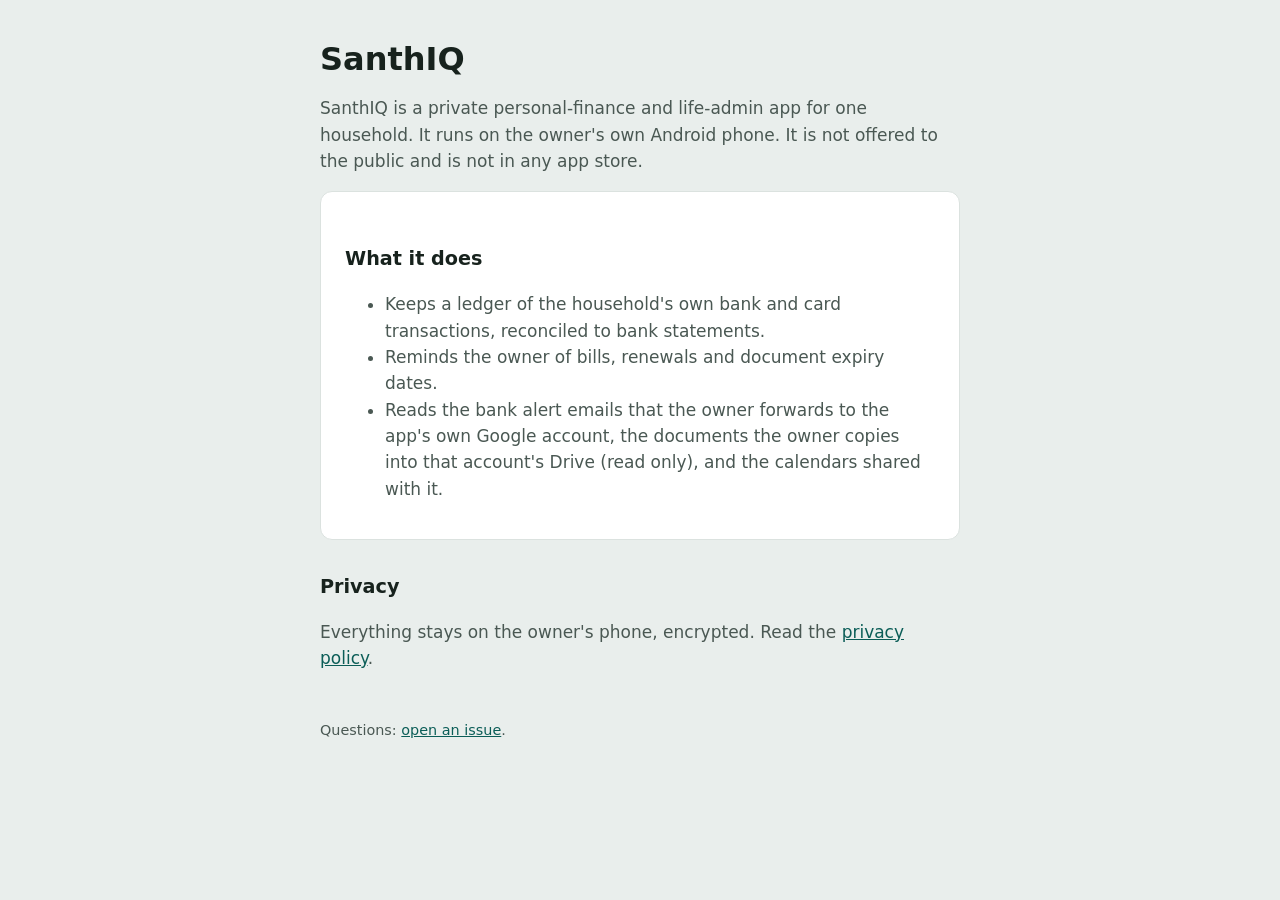
<file: index.html>
<!doctype html>
<html lang="en">
<head>
  <meta charset="utf-8">
  <meta name="viewport" content="width=device-width, initial-scale=1">
  <meta http-equiv="Content-Security-Policy" content="default-src 'self'; style-src 'self'; img-src 'self'">
  <title>SanthIQ</title>
  <link rel="stylesheet" href="style.css">
</head>
<body>
<main>
  <h1>SanthIQ</h1>
  <p>SanthIQ is a private personal-finance and life-admin app for one household. It runs on the owner's own
    Android phone. It is not offered to the public and is not in any app store.</p>

  <div class="card">
    <h2>What it does</h2>
    <ul>
      <li>Keeps a ledger of the household's own bank and card transactions, reconciled to bank statements.</li>
      <li>Reminds the owner of bills, renewals and document expiry dates.</li>
      <li>Reads the bank alert emails that the owner forwards to the app's own Google account, the documents the
        owner copies into that account's Drive (read only), and the calendars shared with it.</li>
    </ul>
  </div>

  <h2>Privacy</h2>
  <p>Everything stays on the owner's phone, encrypted. Read the <a href="privacy.html">privacy policy</a>.</p>

  <footer>Questions: <a href="https://github.com/santhoshtns/santhiq-site/issues">open an issue</a>.</footer>
</main>
</body>
</html>
</file>
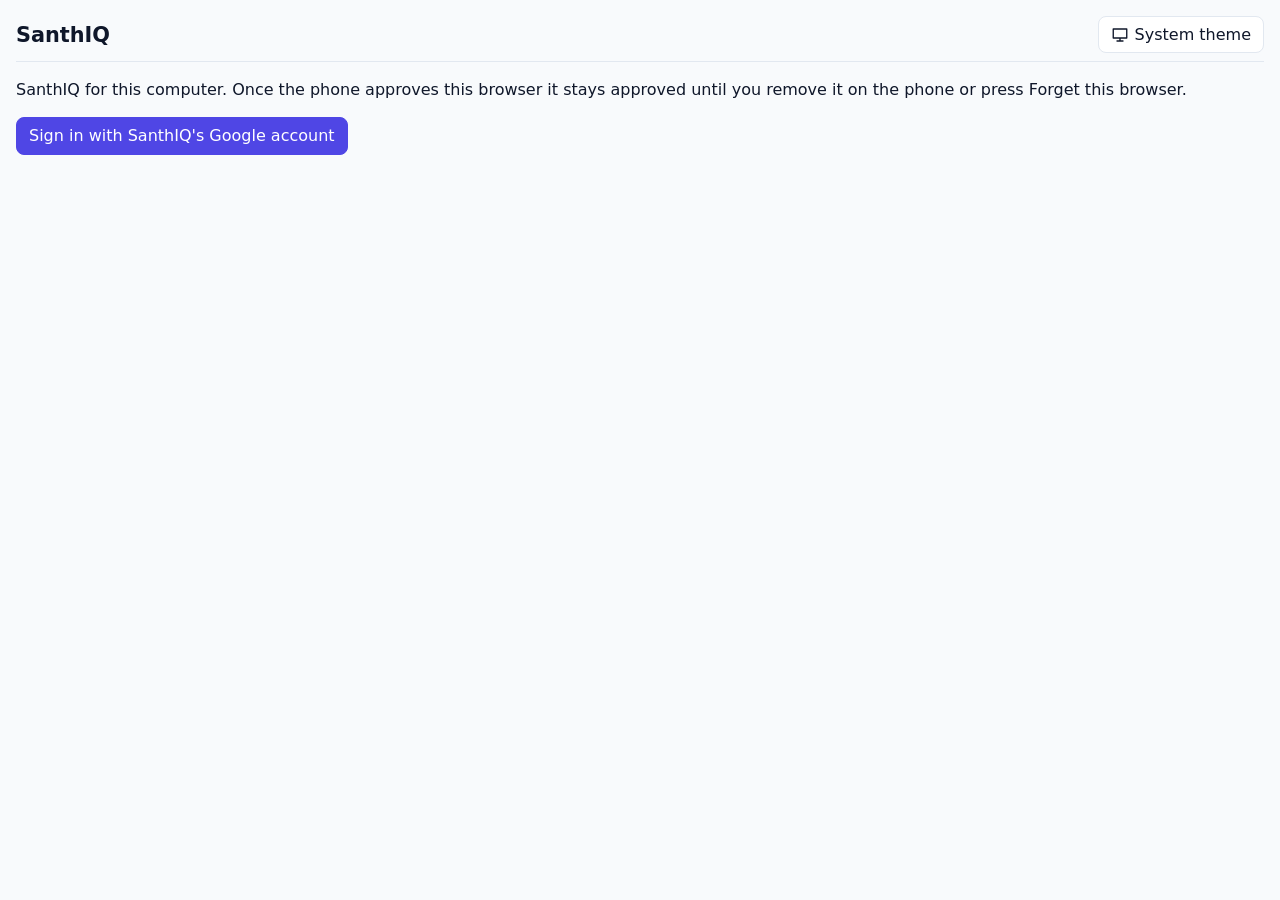
<file: app/index.html>
<!doctype html>
<html lang="en">
<head>
<meta charset="utf-8">
<meta name="viewport" content="width=device-width, initial-scale=1">
<meta name="referrer" content="no-referrer">
<meta name="color-scheme" content="light dark">
<!-- WEB-05: only this page's own files, Google's sign-in check and the Drive API. The server sends the same policy
     as a header, with frame-ancestors. -->
<meta http-equiv="Content-Security-Policy" content="default-src 'none'; script-src 'self'; style-src 'self'; connect-src 'self' https://www.googleapis.com https://openidconnect.googleapis.com; img-src 'self'; form-action 'none'; base-uri 'none'">
<title>SanthIQ</title>
<link rel="stylesheet" href="styles.css" integrity="sha384-496O7yN6CxguhSpMA0ac0Rya9S0SVhlvo1OVfQppVV5NTBCwY7+1xXzyMV3X6nWI">
</head>
<body>
<main id="app">Loading…</main>
<script src="main.dart.js" integrity="sha384-HajQ4c+g4TCfi3iFGmeW12mPXH8MEc7k7a0UEJ1jyxqCVPgFaoKRjiLWaLkFks8C" defer></script>
</body>
</html>
</file>
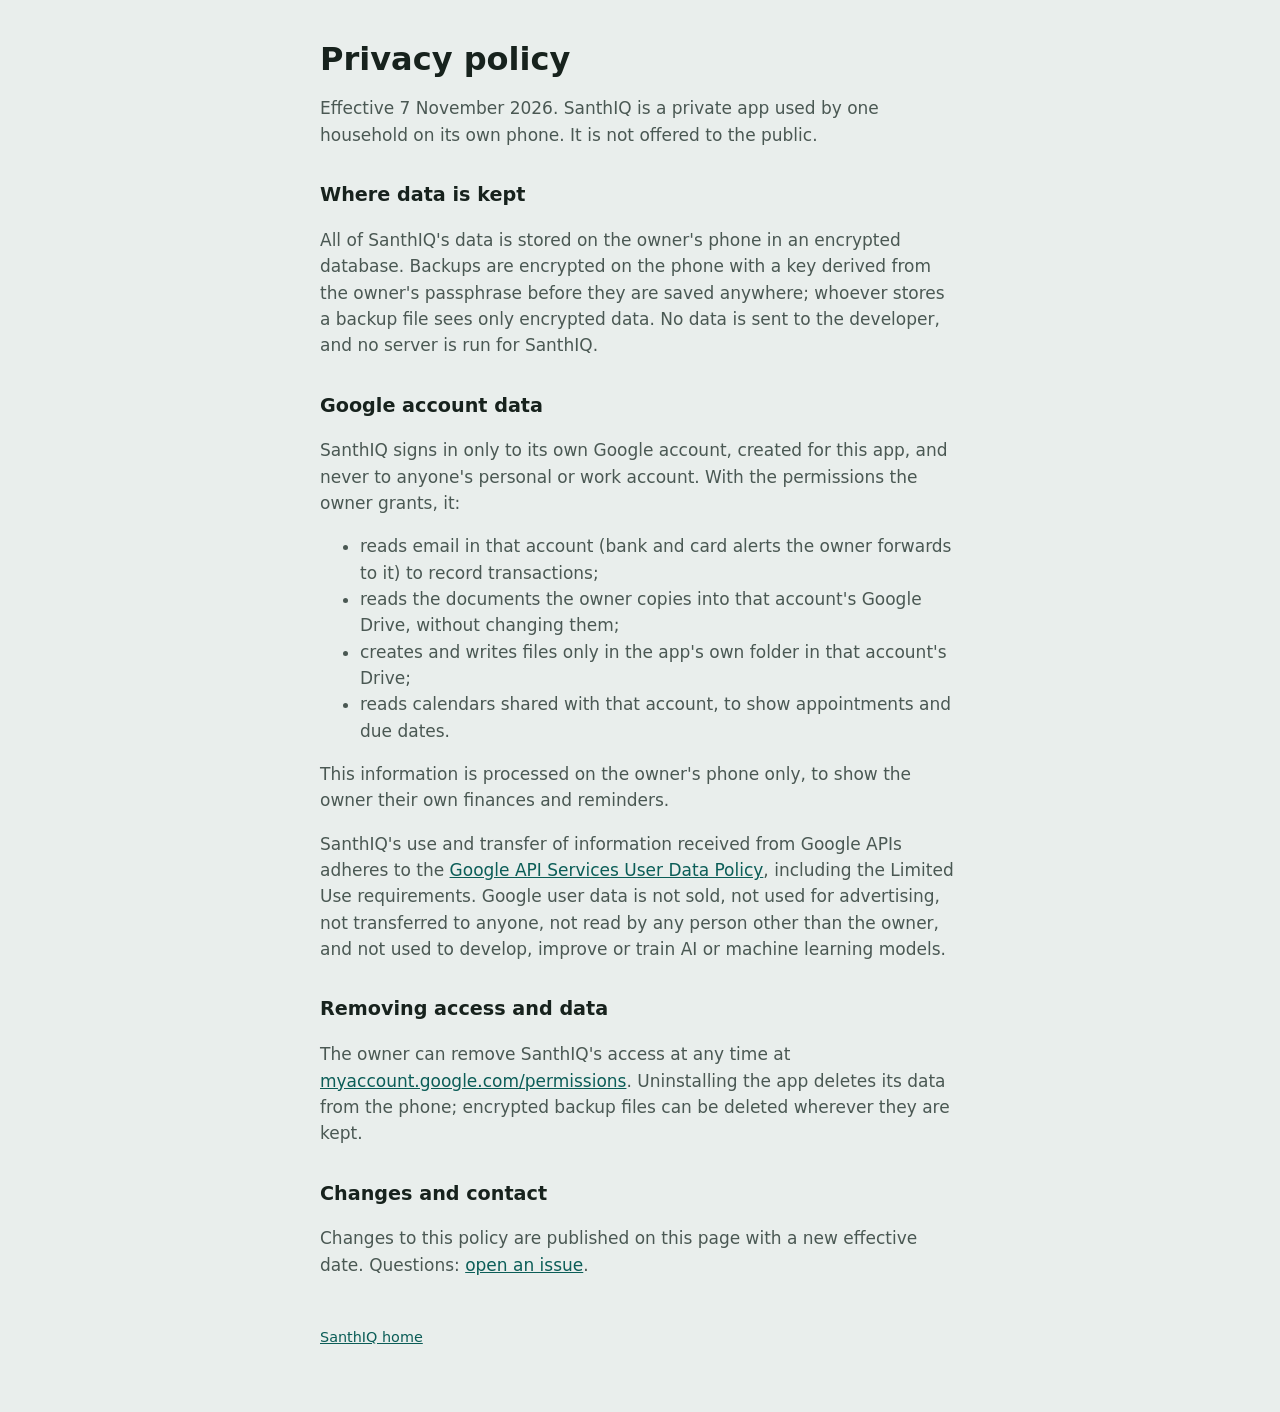
<file: privacy.html>
<!doctype html>
<html lang="en">
<head>
  <meta charset="utf-8">
  <meta name="viewport" content="width=device-width, initial-scale=1">
  <meta http-equiv="Content-Security-Policy" content="default-src 'self'; style-src 'self'; img-src 'self'">
  <title>SanthIQ privacy policy</title>
  <link rel="stylesheet" href="style.css">
</head>
<body>
<main>
  <h1>Privacy policy</h1>
  <p>Effective 7 November 2026. SanthIQ is a private app used by one household on its own phone. It is not
    offered to the public.</p>

  <h2>Where data is kept</h2>
  <p>All of SanthIQ's data is stored on the owner's phone in an encrypted database. Backups are encrypted on the
    phone with a key derived from the owner's passphrase before they are saved anywhere; whoever stores a backup
    file sees only encrypted data. No data is sent to the developer, and no server is run for SanthIQ.</p>

  <h2>Google account data</h2>
  <p>SanthIQ signs in only to its own Google account, created for this app, and never to anyone's personal or work
    account. With the permissions the owner grants, it:</p>
  <ul>
    <li>reads email in that account (bank and card alerts the owner forwards to it) to record transactions;</li>
    <li>reads the documents the owner copies into that account's Google Drive, without changing them;</li>
    <li>creates and writes files only in the app's own folder in that account's Drive;</li>
    <li>reads calendars shared with that account, to show appointments and due dates.</li>
  </ul>
  <p>This information is processed on the owner's phone only, to show the owner their own finances and reminders.</p>
  <p>SanthIQ's use and transfer of information received from Google APIs adheres to the
    <a href="https://developers.google.com/terms/api-services-user-data-policy">Google API Services User Data Policy</a>,
    including the Limited Use requirements. Google user data is not sold, not used for advertising, not transferred
    to anyone, not read by any person other than the owner, and not used to develop, improve or train AI or machine
    learning models.</p>

  <h2>Removing access and data</h2>
  <p>The owner can remove SanthIQ's access at any time at
    <a href="https://myaccount.google.com/permissions">myaccount.google.com/permissions</a>. Uninstalling the app
    deletes its data from the phone; encrypted backup files can be deleted wherever they are kept.</p>

  <h2>Changes and contact</h2>
  <p>Changes to this policy are published on this page with a new effective date. Questions:
    <a href="https://github.com/santhoshtns/santhiq-site/issues">open an issue</a>.</p>

  <footer><a href="index.html">SanthIQ home</a></footer>
</main>
</body>
</html>
</file>
<file: style.css>
:root { --page: #e9eeec; --card: #ffffff; --ink: #17221d; --ink2: #4a5853; --line: #dbe2df; --brand: #0b5d57; }
@media (prefers-color-scheme: dark) {
  :root { --page: #0b0f0d; --card: #1a2220; --ink: #eef3f1; --ink2: #b9c5c0; --line: #2a3431; --brand: #5fb8ae; }
}
* { box-sizing: border-box; }
body {
  margin: 0; background: var(--page); color: var(--ink);
  font: 17px/1.55 "Atkinson Hyperlegible", system-ui, -apple-system, "Segoe UI", sans-serif;
}
main { max-width: 42rem; margin: 0 auto; padding: 2.5rem 1rem 4rem; }
h1 { font-size: 2rem; line-height: 1.2; margin: 0 0 .5rem; }
h2 { font-size: 1.2rem; margin: 2rem 0 .5rem; }
p, li { color: var(--ink2); }
a { color: var(--brand); }
.card { background: var(--card); border: 1px solid var(--line); border-radius: 12px; padding: 1.25rem 1.5rem; }
footer { margin-top: 3rem; font-size: .9rem; color: var(--ink2); }
</file>
<file: app/styles.css>
/* Plain, readable, no web fonts (WEB-05). Tokens follow the phone's light theme loosely. */
:root { --ink: #1c1d21; --quiet: #5f6470; --line: #d9dbe0; --bg: #f7f7f9; --card: #ffffff; --accent: #2f5bd3; --warn: #a2401c; }
* { box-sizing: border-box; }
body { margin: 0; background: var(--bg); color: var(--ink); font: 16px/1.45 system-ui, -apple-system, "Segoe UI", sans-serif; }
main { max-width: 760px; margin: 0 auto; padding: 16px; }
header { display: flex; flex-wrap: wrap; gap: 12px; align-items: center; border-bottom: 1px solid var(--line); padding-bottom: 8px; }
header h1 { font-size: 1.3rem; margin: 0 auto 0 0; }
h2 { font-size: 1.1rem; margin: 0 0 8px; }
h3 { font-size: 0.95rem; margin: 12px 0 4px; color: var(--quiet); }
section { background: var(--card); border: 1px solid var(--line); border-radius: 10px; padding: 14px 16px; margin: 14px 0; }
nav { display: flex; flex-wrap: wrap; gap: 8px; align-items: center; margin: 14px 0 0; }
button { font: inherit; padding: 6px 12px; border: 1px solid var(--line); border-radius: 8px; background: var(--card); cursor: pointer; }
button:disabled { opacity: 0.5; cursor: default; }
button.primary { background: var(--accent-fill); border-color: var(--accent-fill); color: var(--on-accent); }
button.tab.on { border-color: var(--accent); color: var(--accent); font-weight: 600; }
button.quiet-button { color: var(--quiet); }
.row { display: grid; grid-template-columns: 1fr auto; gap: 2px 12px; padding: 6px 0; border-bottom: 1px solid var(--line); }
.row:last-child { border-bottom: 0; }
.row small { grid-column: 1 / -1; color: var(--quiet); }
.row.figure .amount { font-size: 1.15rem; font-weight: 600; }
.amount { font-variant-numeric: tabular-nums; text-align: right; }
.quiet, small { color: var(--quiet); }
.notes { color: var(--quiet); padding-left: 20px; margin: 8px 0 0; }
.problem { color: var(--warn); font-weight: 600; }
.warn { color: var(--warn); }
.lead { font-weight: 600; margin: 4px 0; }
.said { color: var(--accent); }
.code { font-size: 2rem; letter-spacing: 0.15em; font-variant-numeric: tabular-nums; }
.tick, .switch { display: block; padding: 4px 0; }
form { display: grid; gap: 8px; max-width: 420px; }
input[type=password], select { font: inherit; padding: 6px 8px; border: 1px solid var(--line); border-radius: 8px; }
/* The dashboard (owner, 2026-11-17): a side bar of views and wide tables. */
main { max-width: 1440px; }
.shell { display: grid; grid-template-columns: 180px 1fr; gap: 16px; align-items: start; }
.side { display: flex; flex-direction: column; align-items: stretch; position: sticky; top: 8px; }
.side button { text-align: left; }
.content { min-width: 0; }
.content section { overflow-x: auto; }
table { width: 100%; border-collapse: collapse; font-size: 0.92rem; }
th, td { padding: 6px 8px; border-bottom: 1px solid var(--line); text-align: left; vertical-align: top; }
th { position: sticky; top: 0; background: var(--card); color: var(--quiet); font-weight: 600; }
td.amount, th.amount { text-align: right; font-variant-numeric: tabular-nums; white-space: nowrap; }
tr.click { cursor: pointer; }
tr.click:hover, tr.open { background: var(--hover); }
td.inner { background: var(--bg); padding: 8px 16px 12px; }
@media (max-width: 800px) { .shell { grid-template-columns: 1fr; } .side { flex-direction: row; flex-wrap: wrap; position: static; } }
.filters { display: flex; flex-wrap: wrap; gap: 8px 12px; align-items: end; margin-bottom: 8px; }
.field { display: grid; gap: 2px; font-size: 0.85rem; color: var(--quiet); }
.field input, .field select { font: inherit; font-size: 0.92rem; color: var(--ink); padding: 5px 8px; border: 1px solid var(--line); border-radius: 8px; background: var(--card); }
tr.total td { font-weight: 600; border-top: 2px solid var(--line); }
table.matrix { font-size: 0.8rem; }
table.matrix th, table.matrix td { padding: 4px 6px; }
table.matrix td:first-child, table.matrix th:first-child { position: sticky; left: 0; background: var(--card); white-space: nowrap; }
details { border-bottom: 1px solid var(--line); padding: 6px 0; }
summary { cursor: pointer; font-weight: 600; }
ul.items { margin: 6px 0 4px; padding-left: 20px; font-size: 0.92rem; }
ul.items li { padding: 2px 0; }
details.card { background: var(--card); border: 1px solid var(--line); border-radius: 10px; padding: 10px 16px; margin: 10px 0; overflow-x: auto; }
.filing { display: flex; flex-wrap: wrap; gap: 6px; align-items: center; } .filing select { font: inherit; font-size: 0.85rem; padding: 3px 6px; border: 1px solid var(--line); border-radius: 6px; }
form.edit { display: flex; flex-wrap: wrap; gap: 8px 12px; align-items: end; max-width: none; margin-top: 10px; } form.edit input[type=text] { font: inherit; font-size: 0.92rem; padding: 5px 8px; border: 1px solid var(--line); border-radius: 8px; }
.details dl { display: grid; grid-template-columns: max-content 1fr; gap: 4px 16px; margin: 4px 0 10px; }
.details dt { color: var(--quiet); }
.details dd { margin: 0; }
.filing input[type=text] { font: inherit; font-size: 0.9rem; padding: 4px 8px; border: 1px solid var(--line); border-radius: 6px; min-width: 240px; }
/* Charts (owner, 2026-11-17): the reference palette's first two slots, validated on the light surface. */
:root { --series-1: #2a78d6; --series-2: #eb6834; --grid: #e6e6e3; --axis: #b9b8b3; }
svg.chart { width: 100%; height: auto; display: block; margin: 4px 0 12px; }
svg.chart .grid { stroke: var(--grid); stroke-width: 1; }
svg.chart .zero { stroke: var(--axis); stroke-width: 1; }
svg.chart .tick { fill: var(--quiet); font-size: 12px; }
svg.chart path.series-1 { fill: var(--series-1); }
svg.chart path.series-2 { fill: var(--series-2); }
svg.chart path:hover { opacity: 0.8; }
svg.chart path.line { fill: none; stroke: var(--series-1); stroke-width: 2; }
svg.chart circle.dot { fill: var(--series-1); stroke: var(--card); stroke-width: 2; }
svg.chart circle.hit { fill: transparent; }
.legend { display: flex; gap: 16px; font-size: 0.9rem; }
.legend .key::before { content: ''; display: inline-block; width: 12px; height: 12px; border-radius: 3px; margin-right: 6px; vertical-align: -1px; }
.legend .key.series-1::before { background: var(--series-1); }
.legend .key.series-2::before { background: var(--series-2); }
.chip { display: inline-flex; align-items: center; gap: 4px; border: 1px solid var(--line); border-radius: 999px; padding: 2px 10px; margin: 2px 6px 2px 0; }
.chip-remove { border: none; background: none; padding: 0 2px; cursor: pointer; color: var(--quiet); }
/* UI review, 2026-11-17: grouped side bar, one bar per view, attention marks, the changes mode. */
.shell { grid-template-columns: 190px 1fr; }
.side button { white-space: nowrap; }
.side-group { font-size: 0.72rem; text-transform: uppercase; letter-spacing: 0.06em; color: var(--quiet); margin: 12px 0 2px 4px; }
.side-group:first-child { margin-top: 0; }
nav.books .grow { flex: 1; }
nav.sub { margin-top: 8px; }
nav.sub .gap { width: 16px; }
button:disabled { opacity: 0.55; }
button.step { min-width: 36px; }
.editing { display: flex; flex-wrap: wrap; gap: 8px 16px; align-items: center; margin: 10px 0 0; padding: 8px 14px; border-radius: 8px; background: #fff4e5; border: 1px solid #f0c48a; color: #6b3d00; font-weight: 600; }
section.attention { border-color: var(--warn-line); }
section.attention h2 { color: var(--warn); }
.row.click { cursor: pointer; }
.row.click:hover { background: var(--hover); }
tr.attention td:first-child { color: var(--warn); font-weight: 600; }
.small { font-size: 0.85rem; }
.total-line { font-weight: 600; margin: 2px 0 6px; }
.todo { color: var(--accent); }
h2.region { margin: 20px 0 0; }
tr.aside td { color: var(--quiet); font-style: italic; }

table.tx td:first-child { white-space: nowrap; }
.field input[type=search] { max-width: 320px; }

/* Invoices (owner, 2026-11-17). */
.edit-grid { display: grid; grid-template-columns: repeat(auto-fill, minmax(220px, 1fr)); gap: 8px 12px; margin: 8px 0; }
.edit-grid textarea, td input, .edit-grid input { font: inherit; font-size: 0.92rem; padding: 5px 8px; border: 1px solid var(--line); border-radius: 8px; width: 100%; }
td input.wide, .edit-grid input.wide { min-width: 260px; }
.draft { border-top: 1px solid var(--line); padding-top: 8px; margin-top: 8px; }
.edit-grid { align-items: start; }
/* Owner, 2026-11-17 (UI review): the design system. Quiet neutral surfaces, white cards, colour only for meaning:
   indigo for the current choice and the main action, teal good, amber needing action, red overdue or wrong. System
   fonts (WEB-05: nothing loaded from elsewhere), tabular figures, an 8 px rhythm. */
:root { --ink: #0f172a; --quiet: #64748b; --line: #e2e8f0; --bg: #f8fafc; --card: #ffffff; --accent: #4f46e5;
  --accent-soft: #eef2ff; --good: #0d9488; --warn: #b45309; --warn-soft: #fef3c7; --bad: #dc2626; --bad-soft: #fee2e2;
  --info-soft: #f1f5f9; --hover: #eef2ff; --accent-fill: #4f46e5; --on-accent: #ffffff; --warn-line: #fcd34d;
  --warn-ink: #78350f; --bad-line: #fecaca; --bad-ink: #b91c1c; --shadow: 0 1px 2px rgba(15, 23, 42, 0.04); }
body { font-variant-numeric: tabular-nums; }
section, details.card { border-radius: 14px; border-color: var(--line); padding: 16px 20px; margin: 16px 0; box-shadow: var(--shadow); }
h2 { font-size: 1.05rem; letter-spacing: -0.01em; }
button { border-radius: 8px; border-color: var(--line); color: var(--ink); }
button:hover:not(:disabled) { background: var(--info-soft); }
button.primary, button.primary:hover { background: var(--accent-fill); border-color: var(--accent-fill); color: var(--on-accent); }
button.danger { color: var(--bad); border-color: var(--bad-line); }
button.tab.on { background: var(--accent-soft); border-color: transparent; color: var(--accent); font-weight: 600; }
.icon { width: 18px; height: 18px; fill: none; stroke: currentColor; stroke-width: 1.8; stroke-linecap: round; stroke-linejoin: round; flex: none; }

/* Header: the amounts eye and the read-only or editing mode. */
header .eye { display: inline-flex; align-items: center; gap: 6px; }
.mode { display: inline-flex; border: 1px solid var(--line); border-radius: 10px; padding: 2px; background: var(--card); }
.mode button { border: 0; padding: 4px 12px; border-radius: 8px; background: transparent; }
.mode button.on { background: var(--accent-soft); color: var(--accent); font-weight: 600; }
.editing { background: var(--warn-soft); border-color: var(--warn-line); color: var(--warn-ink); }

/* Side bar: icon and label, foldable groups, Life and Settings at the bottom. */
.side { min-height: calc(100vh - 170px); gap: 2px; }
.side-box { display: flex; flex-direction: column; gap: 2px; margin-bottom: 10px; }
.side-box.bottom { margin-top: auto; padding-top: 10px; border-top: 1px solid var(--line); }
.side button.tab { display: flex; align-items: center; gap: 10px; border: 0; background: transparent; padding: 7px 10px; }
.side button.tab:hover { background: var(--info-soft); }
.side button.tab.on { background: var(--accent-soft); }
button.side-group { border: 0; background: transparent; text-align: left; font-size: 0.72rem; text-transform: uppercase;
  letter-spacing: 0.06em; color: var(--quiet); padding: 4px 6px; margin: 0; }

/* Book tabs carry their kind. */
button.tab.book { display: inline-flex; align-items: baseline; gap: 6px; }
.book-kind { font-size: 0.72rem; color: var(--quiet); }
button.tab.on .book-kind { color: var(--accent); }

/* Overview: four figures per region, then the forecast. */
.kpis { display: grid; grid-template-columns: repeat(auto-fit, minmax(200px, 1fr)); gap: 12px; }
.kpi { display: grid; gap: 4px; border: 1px solid var(--line); border-radius: 12px; padding: 14px 16px; background: var(--card); }
.kpi-label { color: var(--quiet); font-size: 0.85rem; }
.kpi-value { font-size: 1.45rem; font-weight: 650; letter-spacing: -0.01em; }
.kpi-value.none { font-size: 1rem; color: var(--quiet); font-weight: 500; }
.kpi small { color: var(--quiet); font-size: 0.8rem; line-height: 1.35; }
.kpi.good .kpi-value { color: var(--good); }
.kpi.warn .kpi-value { color: var(--warn); }
.kpi.bad .kpi-value { color: var(--bad); }
.kpi.bad { border-color: var(--bad-line); }

/* Financial health: the level first, in words and colour. */
.health-group { border: 1px solid var(--line); border-radius: 10px; padding: 8px 12px; margin: 8px 0; }
.health-group summary { display: flex; gap: 10px; align-items: center; font-weight: 500; }
.health-group > p, .health-group > ul { margin: 6px 0; }
.badge { font-size: 0.72rem; font-weight: 600; padding: 2px 8px; border-radius: 999px; white-space: nowrap; }
.badge.critical { background: var(--bad-soft); color: var(--bad-ink); }
.badge.action { background: var(--warn-soft); color: var(--warn-ink); }
.badge.info { background: var(--info-soft); color: var(--quiet); }
.health-group.critical { border-color: var(--bad-line); }
details.more > summary { color: var(--accent); font-weight: 500; margin: 6px 0; }
details.month-detail h3 { margin-top: 16px; }
tr.attention td { color: var(--bad); }
@media (max-width: 800px) { .shell { grid-template-columns: 1fr; } .side { min-height: 0; flex-direction: row; flex-wrap: wrap; } .side-box.bottom { margin-top: 0; border-top: 0; } button.side-group { display: none; } table.accounts { table-layout: auto; } }

/* Web review 2026-11-18: state as a small chip, never a whole row in colour. */
.state { display: inline-block; margin-left: 8px; font-size: 0.75rem; font-weight: 600; padding: 1px 8px; border-radius: 999px; white-space: nowrap; vertical-align: 1px; }
.state.warn { background: var(--warn-soft); color: var(--warn-ink); }
.state.bad { background: var(--bad-soft); color: var(--bad-ink); }
.state.good { background: color-mix(in srgb, var(--good) 14%, transparent); color: var(--good); }
.state.info { background: var(--info-soft); color: var(--quiet); margin-left: 0; }
table.accounts td:first-child { font-weight: 600; }
table.accounts { table-layout: fixed; }
table.accounts th:nth-child(1) { width: 30%; } table.accounts th:nth-child(2) { width: 14%; } table.accounts th:nth-child(3) { width: 14%; }

.bar { position: relative; height: 6px; border-radius: 999px; background: var(--info-soft); margin-top: 6px; overflow: hidden; max-width: 260px; }
.bar span { position: absolute; left: 0; top: 0; bottom: 0; border-radius: 999px; }
.bar .done { background: var(--good); }
.bar .ahead { background: color-mix(in srgb, var(--good) 30%, transparent); }
.bar.over .done { background: var(--bad); }
.bar.over .ahead { background: color-mix(in srgb, var(--bad) 30%, transparent); }

/* Web review 2026-11-18: a suggestion is outlined in the accent, so a screen of them is not all primary. */
button.suggest { border-color: var(--accent); color: var(--accent); background: var(--card); font-weight: 600; }
button.suggest:hover:not(:disabled) { background: var(--accent-soft); }

/* Web review 2026-11-18: the spending heatmap, one hue light to strong; a button that reads as a link. */
td.heat-1 { background: color-mix(in srgb, var(--series-1) 8%, transparent); }
td.heat-2 { background: color-mix(in srgb, var(--series-1) 16%, transparent); }
td.heat-3 { background: color-mix(in srgb, var(--series-1) 26%, transparent); }
td.heat-4 { background: color-mix(in srgb, var(--series-1) 38%, transparent); }
button.link { border: 0; background: none; padding: 0; color: var(--accent); font: inherit; text-decoration: underline; }

/* Web review 2026-11-18: categories wear the phone's tile hues as a dot. */
:root { --hue-green: #0b7448; --hue-blue: #1f66c9; --hue-purple: #6b3fc9; --hue-rose: #b8274f; --hue-amber: #a15e00; --hue-teal: #0e7570; }
.cat { display: inline-flex; align-items: center; gap: 8px; }
.dot { width: 10px; height: 10px; border-radius: 50%; flex: none; }
.dot.hue-green { background: var(--hue-green); } .dot.hue-blue { background: var(--hue-blue); }
.dot.hue-purple { background: var(--hue-purple); } .dot.hue-rose { background: var(--hue-rose); }
.dot.hue-amber { background: var(--hue-amber); } .dot.hue-teal { background: var(--hue-teal); }

/* Dark mode (owner, 2026-11-18): the same slate, indigo, teal, amber and red, stepped for a dark surface. It follows
   the system unless the header's switch picks light or dark; chart slots are the reference palette's dark steps,
   validated on the dark card. */
.theme { display: inline-flex; align-items: center; gap: 6px; }
@media (prefers-color-scheme: dark) {
  :root:where(:not([data-theme="light"])) {
    color-scheme: dark;
    --ink: #e2e8f0; --quiet: #94a3b8; --line: #334155; --bg: #0b1120; --card: #172033; --accent: #a5b4fc;
    --accent-soft: #272a5c; --good: #2dd4bf; --warn: #fbbf24; --warn-soft: #3b2a0a; --bad: #f87171; --bad-soft: #3f1515;
    --info-soft: #1f2a3d; --hover: #222c45; --accent-fill: #6366f1; --on-accent: #ffffff; --warn-line: #92400e;
    --warn-ink: #fde68a; --bad-line: #7f1d1d; --bad-ink: #fca5a5; --shadow: 0 1px 2px rgba(0, 0, 0, 0.4);
    --series-1: #3987e5; --series-2: #d95926; --grid: #2a3548; --axis: #475569;
  --hue-green: #7fd3b2; --hue-blue: #8db8ec; --hue-purple: #c6a6f2; --hue-rose: #f2a0b6; --hue-amber: #f1c27a; --hue-teal: #7fd0d2;
  }
}
:root[data-theme="dark"] {
  color-scheme: dark;
  --ink: #e2e8f0; --quiet: #94a3b8; --line: #334155; --bg: #0b1120; --card: #172033; --accent: #a5b4fc;
  --accent-soft: #272a5c; --good: #2dd4bf; --warn: #fbbf24; --warn-soft: #3b2a0a; --bad: #f87171; --bad-soft: #3f1515;
  --info-soft: #1f2a3d; --hover: #222c45; --accent-fill: #6366f1; --on-accent: #ffffff; --warn-line: #92400e;
  --warn-ink: #fde68a; --bad-line: #7f1d1d; --bad-ink: #fca5a5; --shadow: 0 1px 2px rgba(0, 0, 0, 0.4);
  --series-1: #3987e5; --series-2: #d95926; --grid: #2a3548; --axis: #475569;
  --hue-green: #7fd3b2; --hue-blue: #8db8ec; --hue-purple: #c6a6f2; --hue-rose: #f2a0b6; --hue-amber: #f1c27a; --hue-teal: #7fd0d2;
}
:root[data-theme="light"] { color-scheme: light; }
input, select, textarea { color: var(--ink); background: var(--card); }
</file>
